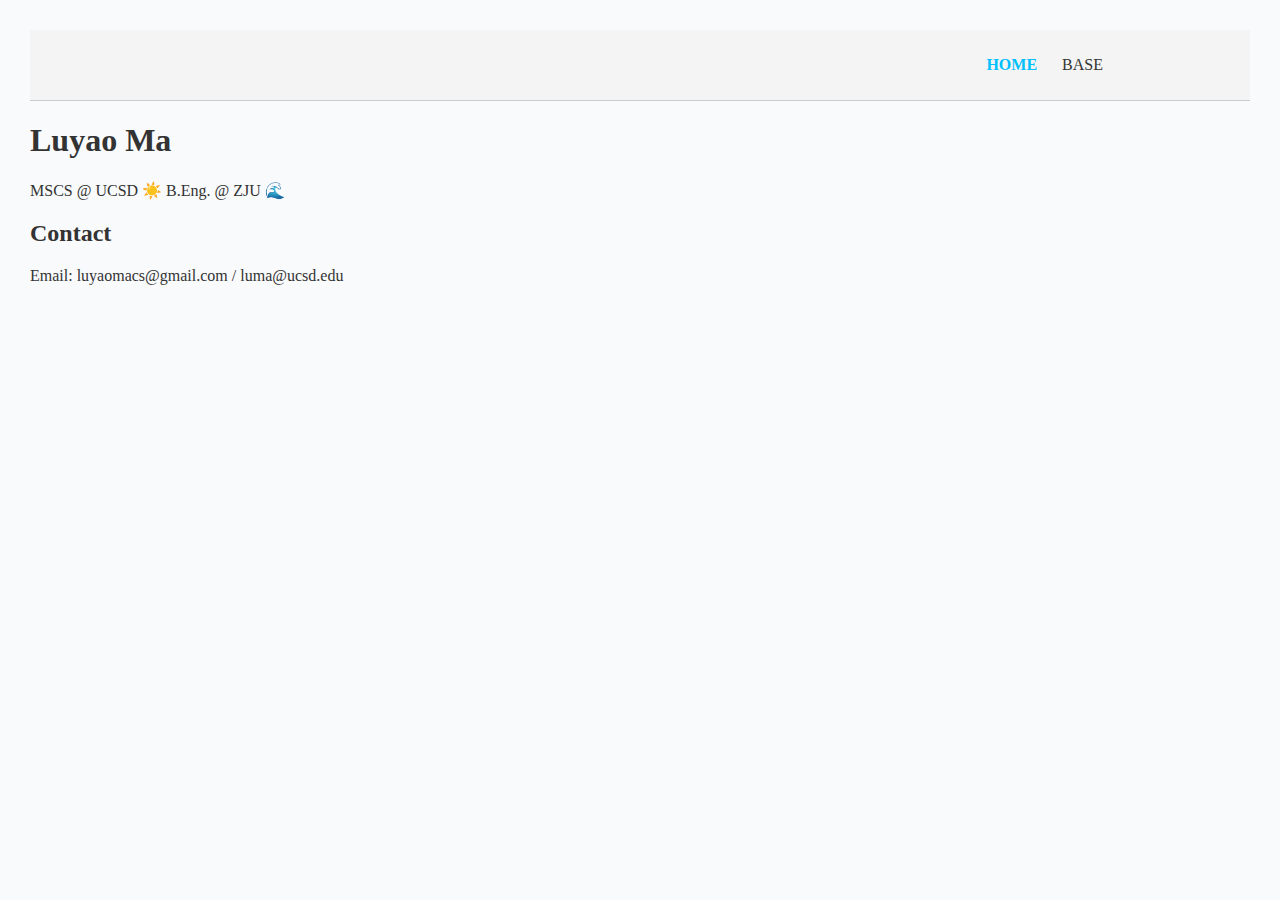
<file: index.html>
<!DOCTYPE html>
<html lang="zh-cn">
<head>
    <meta charset="UTF-8">
    <meta name="viewport" content="width=device-width, initial-scale=1.0">
    <title>Luyao Ma</title>
    <link rel="stylesheet" href="styles.css">
</head>

<body>
    <header>
        <div class="container">
            <div id="branding">
                <!-- <h1>Luyao Ma</h1> -->
            </div>
            <nav>
                <ul>
                    <li class="current"><a href="index.html">Home</a></li>
                    <li><a href="base.html">Base</a></li>
                </ul>
            </nav>
        </div>
    </header>

    <div class="container">
        <div class="intro">
            <h1>Luyao Ma</h1>
            <p>MSCS @ UCSD ☀️ B.Eng. @ ZJU 🌊</p>
        </div>


        <!-- <div class="education">
            <h2>Education</h2>
            <div class="education">
                <h3>Undergraduate</h3>
                <img src="项目1的图片URL" alt="项目1的描述">
                <p>From Sep. 2019 to Jun. 2023</p>
                <a href="项目1的链接URL">查看详情</a>
            </div>
            <div class="education">
                <h3>Graduate</h3>
                <img src="项目1的图片URL" alt="项目1的描述">
                <p>From Sep. 2023 to ...</p>
                <a href="项目1的链接URL">查看详情</a>
            </div>
        </div> -->
        
        <!-- <div class="projects">
            <h2>Project</h2>
            <div class="project">
                <h3>project...</h3>
                <img src="项目1的图片URL" alt="项目1的描述">
                <p>项目1的描述...</p>
                <a href="项目1的链接URL">查看详情</a>
            </div>

            <div class="project">
                <h3>项目2的名称</h3>
                <img src="项目2的图片URL" alt="项目2的描述">
                <p>项目2的描述...</p>
                <a href="项目2的链接URL">查看详情</a>
            </div>
        </div> -->

        <div class="contact">
            <h2>Contact</h2>
            <p>Email: luyaomacs@gmail.com / luma@ucsd.edu</p>
            <!-- <p>Phone: (+86)19817865393</p> -->
        </div>
    </div>
</body>
</html>
</file>
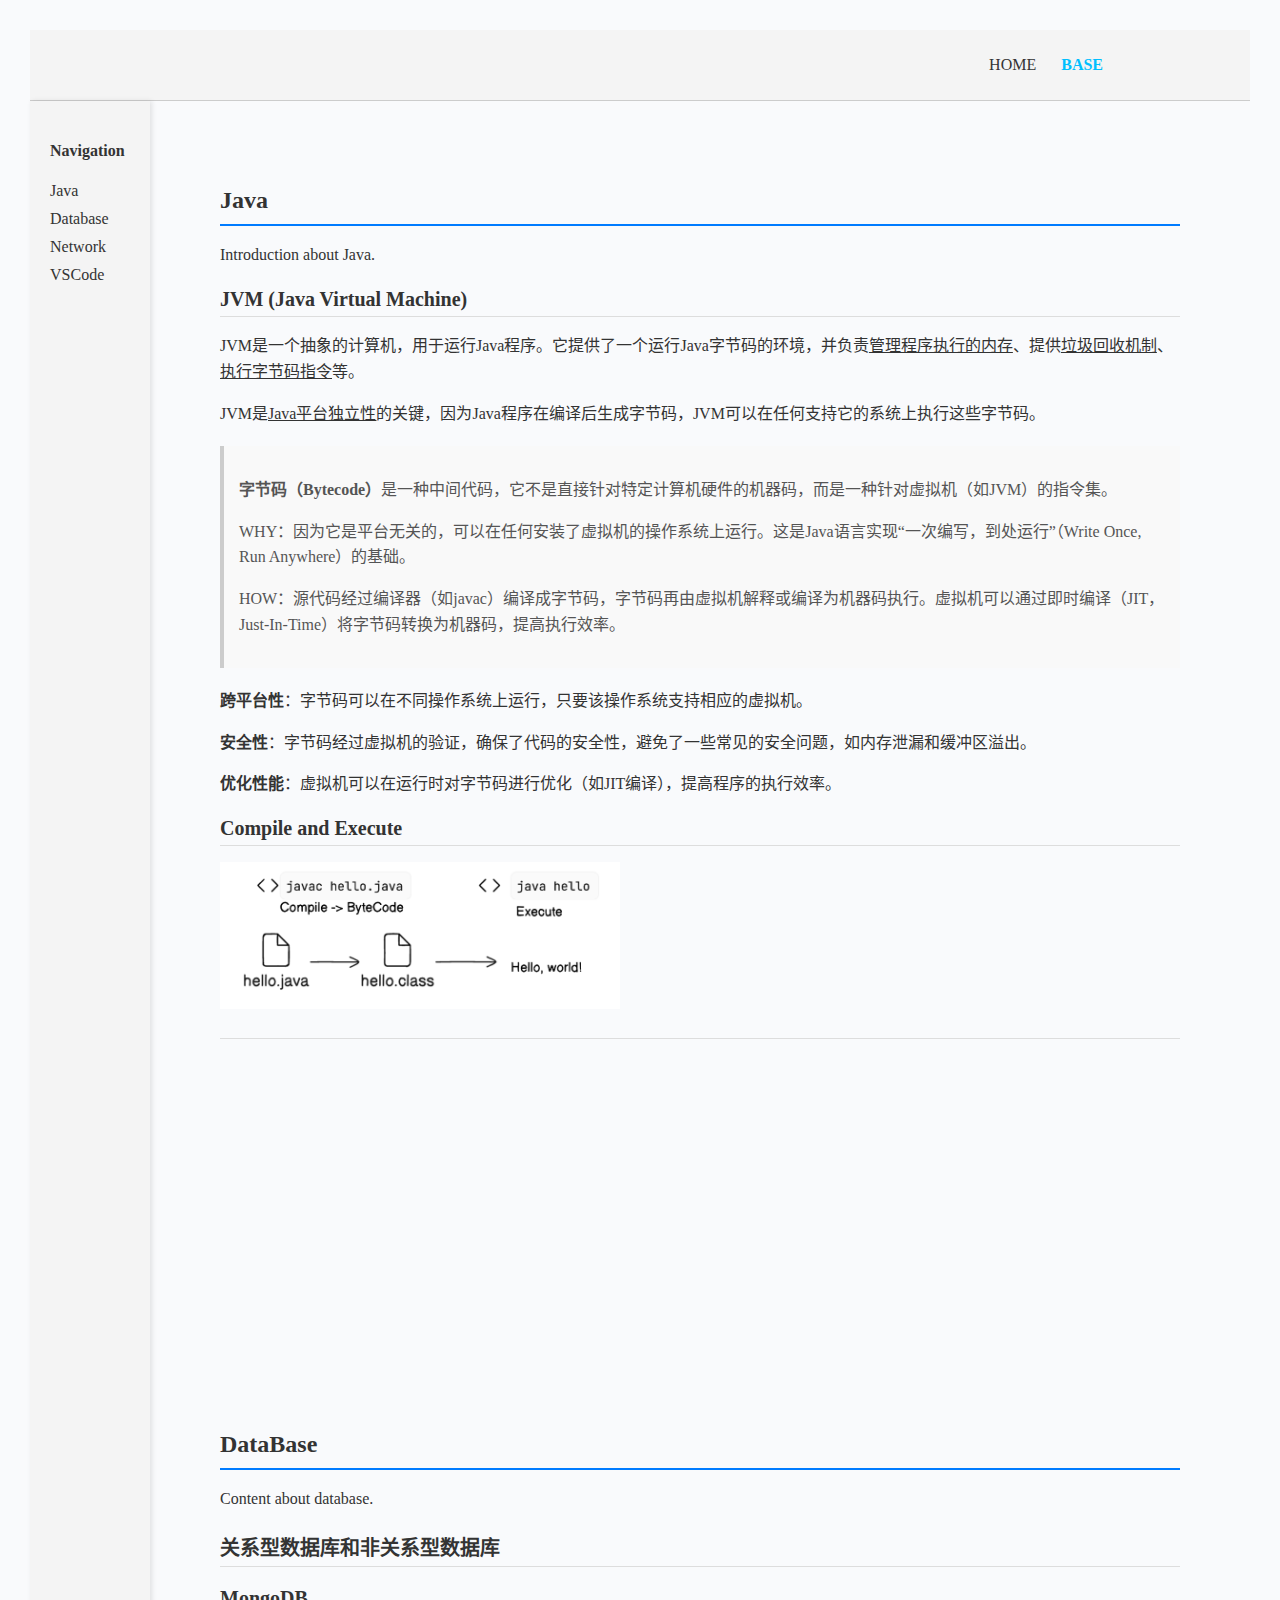
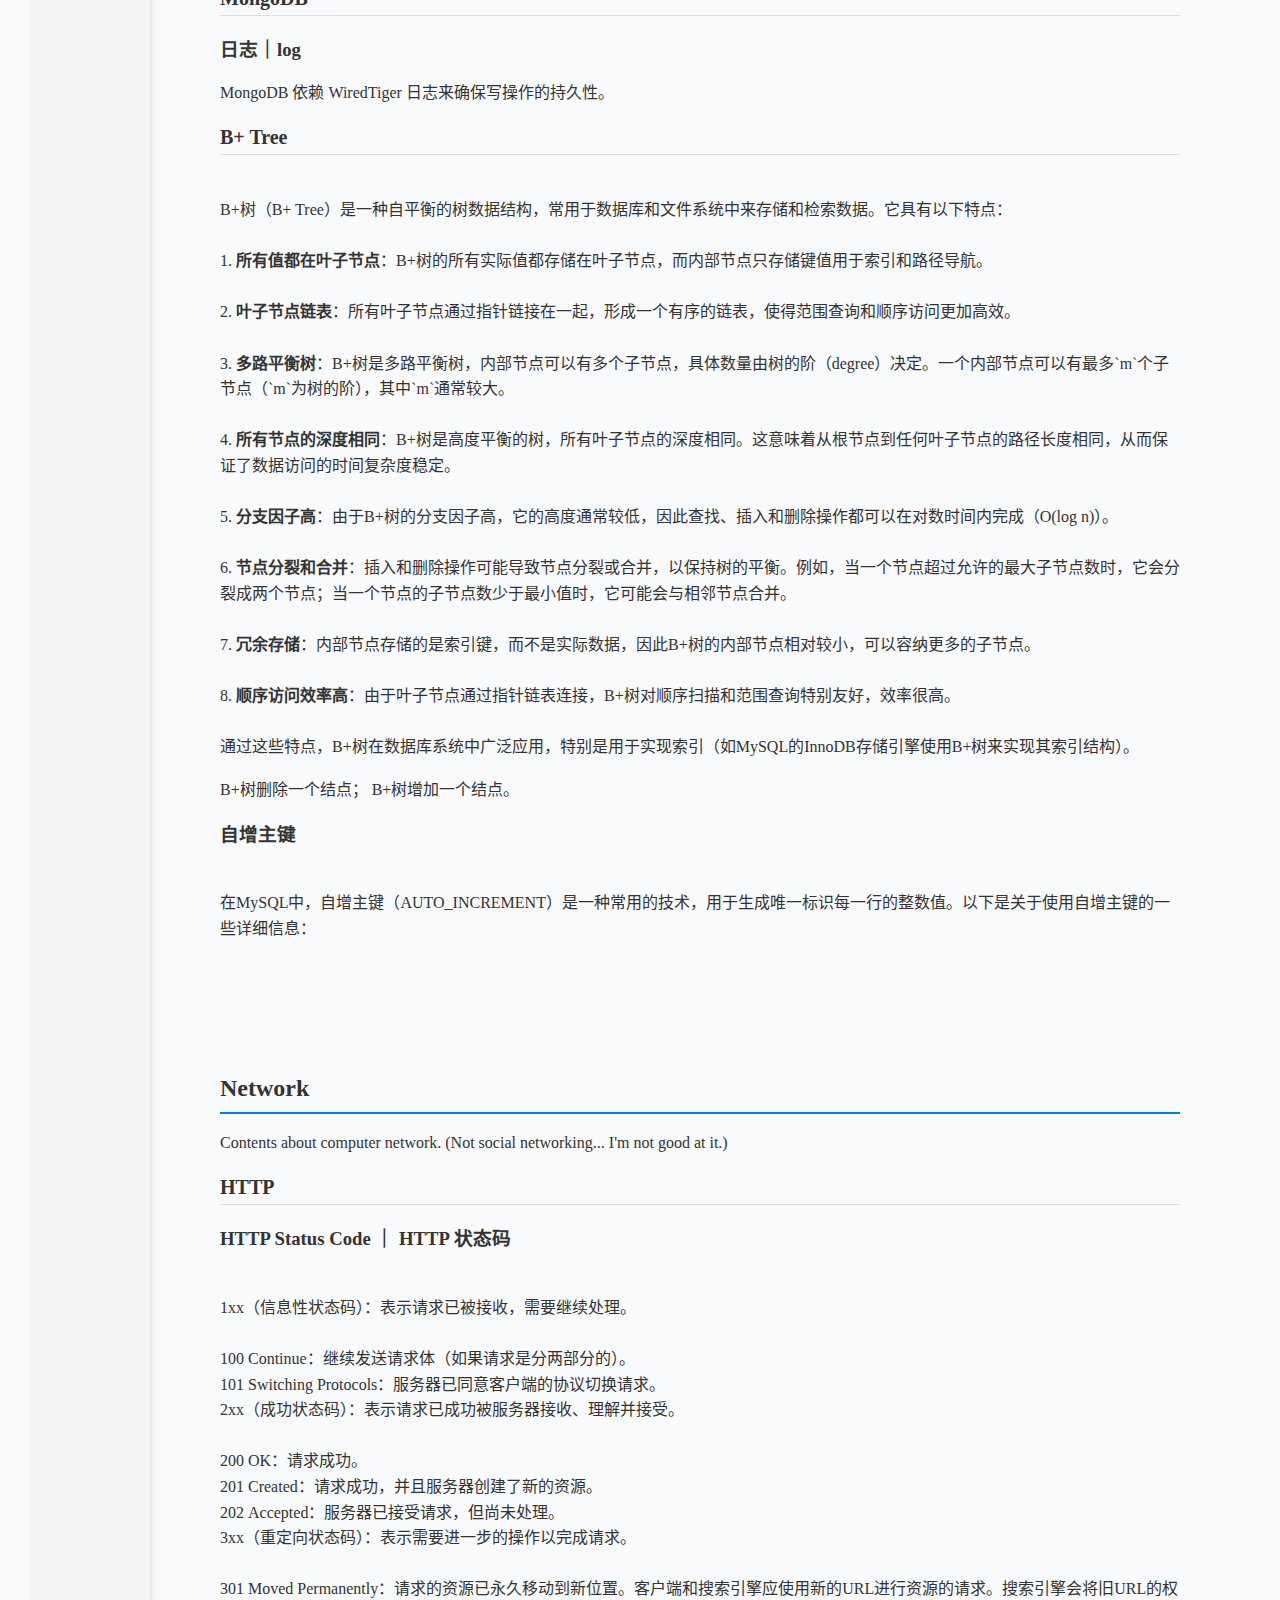
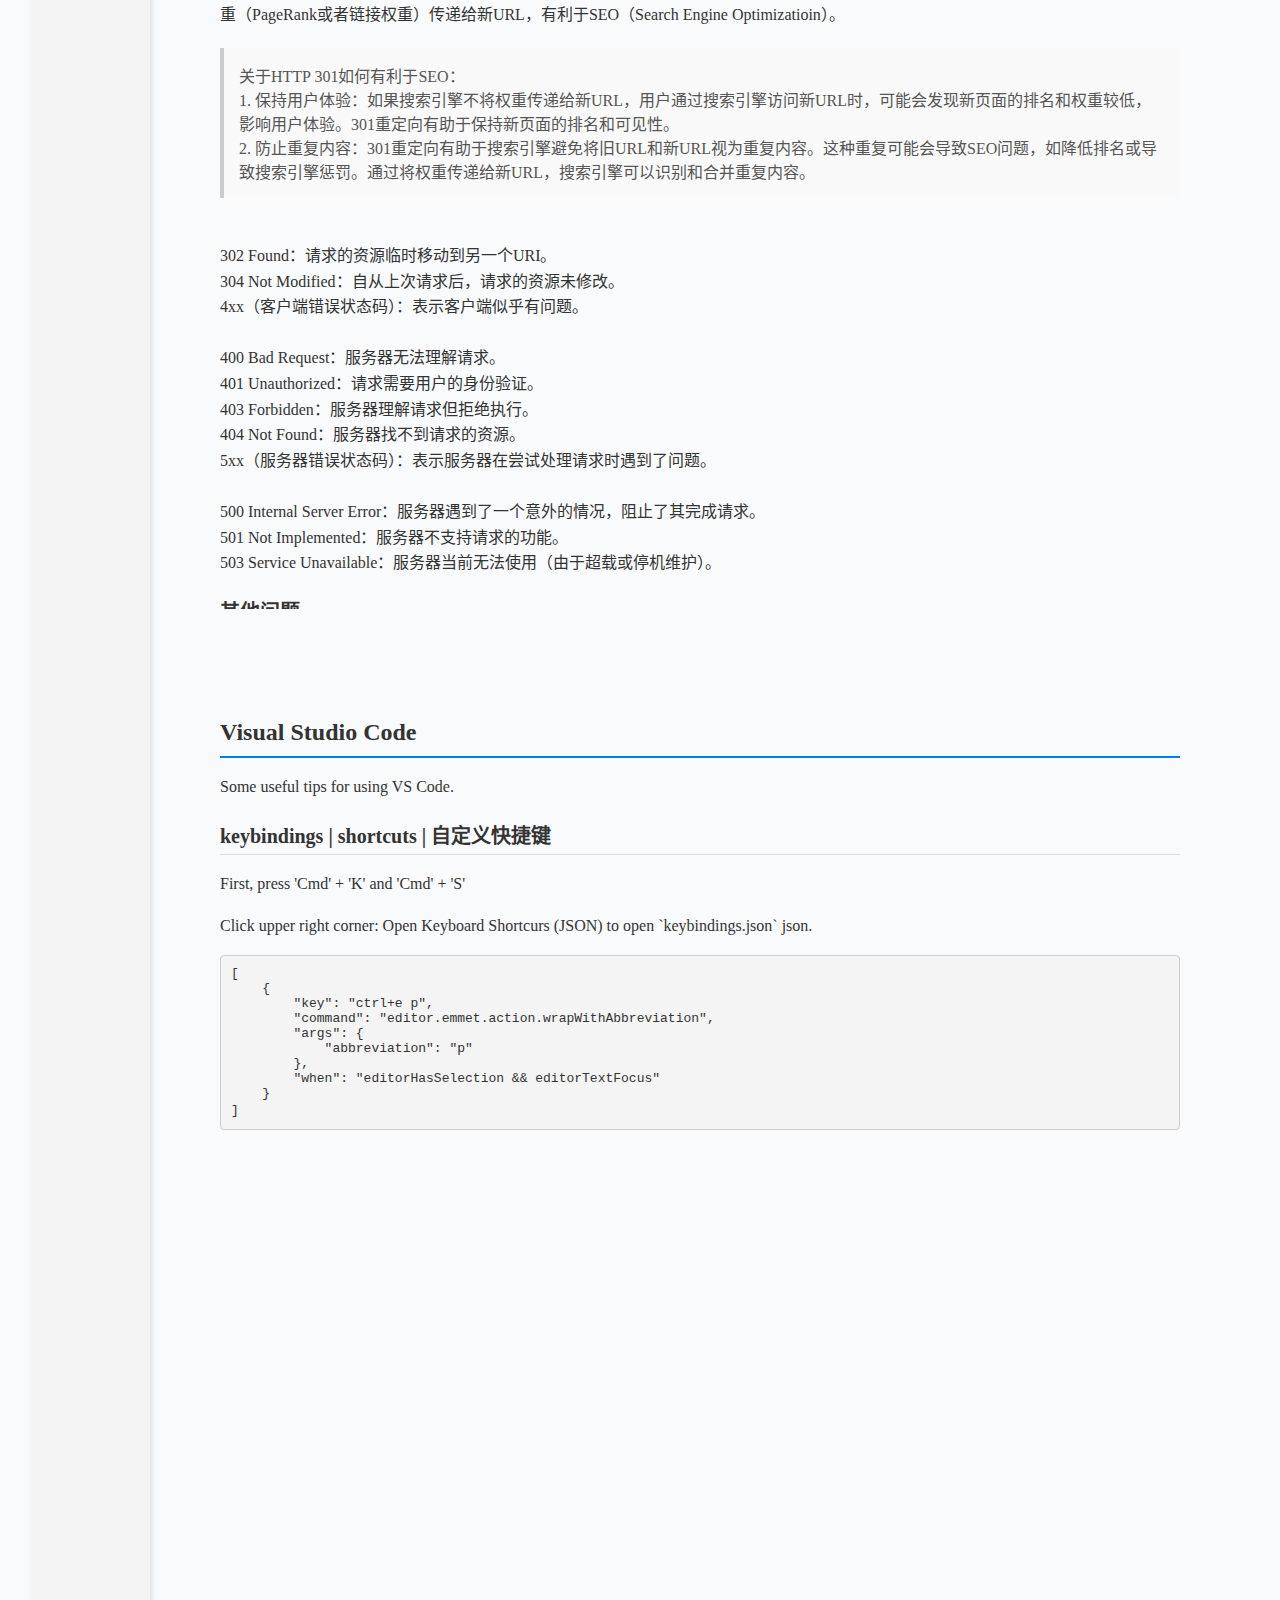
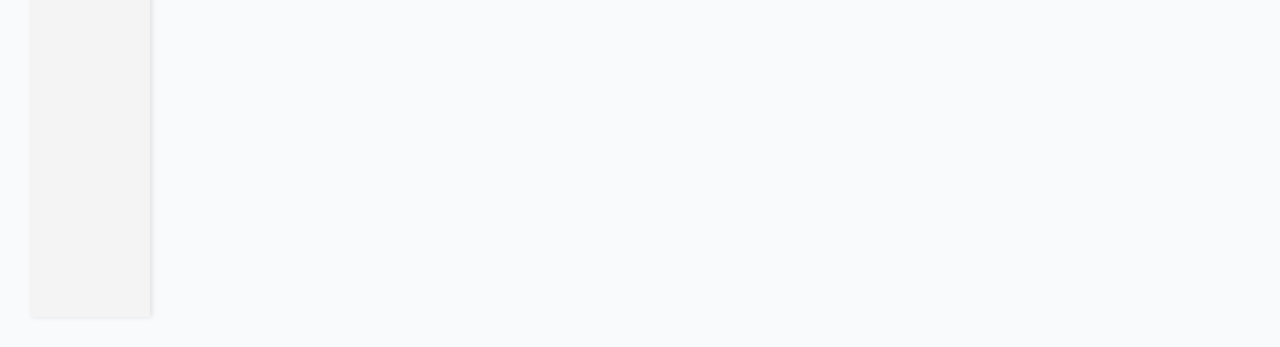
<file: base.html>
<!DOCTYPE html>
<html lang="zh-cn">
<head>
    <meta charset="UTF-8">
    <meta name="viewport" content="width=device-width, initial-scale=1.0">
    <title>Luyao Ma</title>
    <link rel="stylesheet" href="styles.css">
</head>
<body>
    <header>
        <div class="container">
            <div id="branding">
            </div>
            <nav>
                <ul>
                    <li><a href="index.html">Home</a></li>
                    <li class="current"><a href="base.html">Base</a></li>
                </ul>
            </nav>
        </div>
    </header>

    <div class="main-content">
        <div class="sidebar">
            <h4>Navigation</h4>
            <ul>
                <li><a href="#section_java">Java</a></li>
                <li><a href="#section_database">Database</a></li>
                <li><a href="#section_network">Network</a></li>
                <li><a href="#section_vscode">VSCode</a></li>
            </ul>
        </div>

        <div class="content">
            <section id="section_java">
                <iframe class="iframe-container" src="section_java.html"></iframe>
            </section>
            <section id="section_database">
                <iframe class="iframe-container" src="section_database.html"></iframe>
            </section>
            <section id="section_network">
                <iframe class="iframe-container" src="section_network.html"></iframe>
            </section>
            <section id="section_vscode">
                <iframe class="iframe-container" src="section_vscode.html"></iframe>
            </section>
        </div>
    </div>
</body>
</html>
</file>
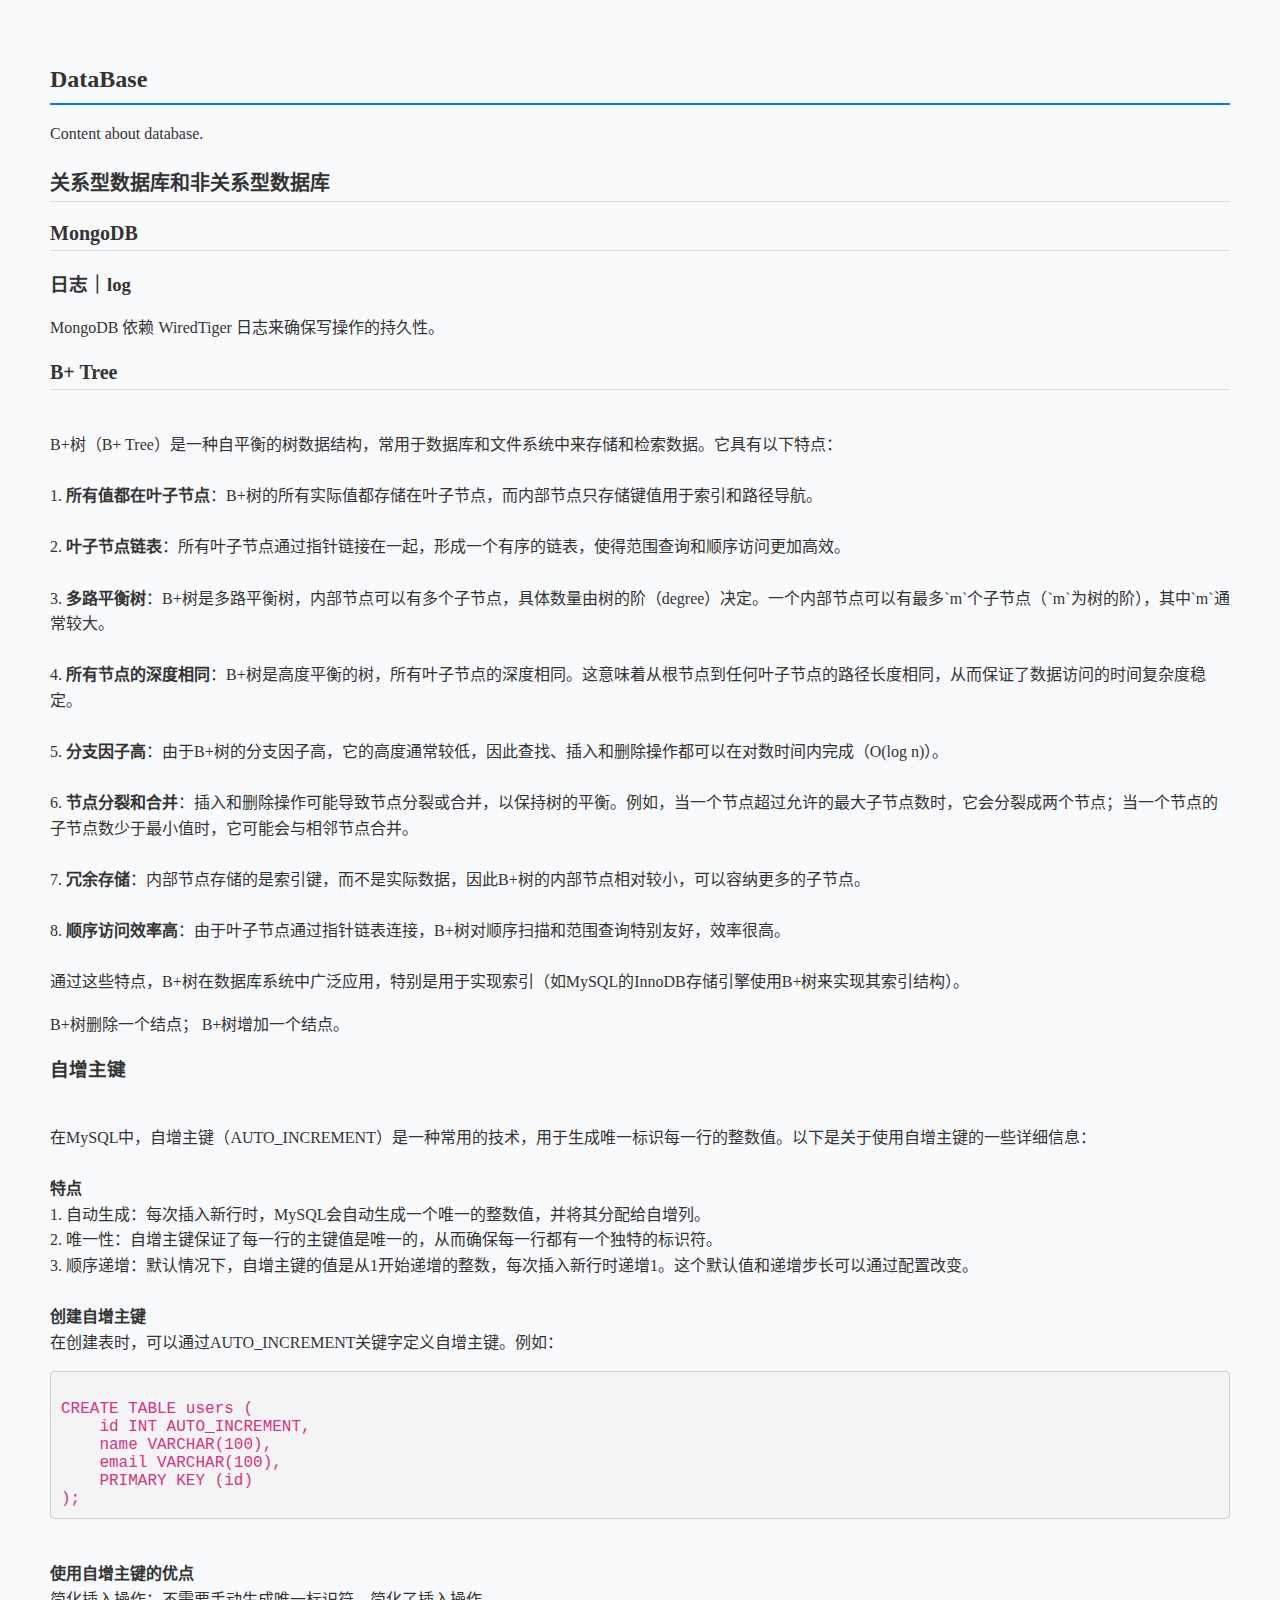
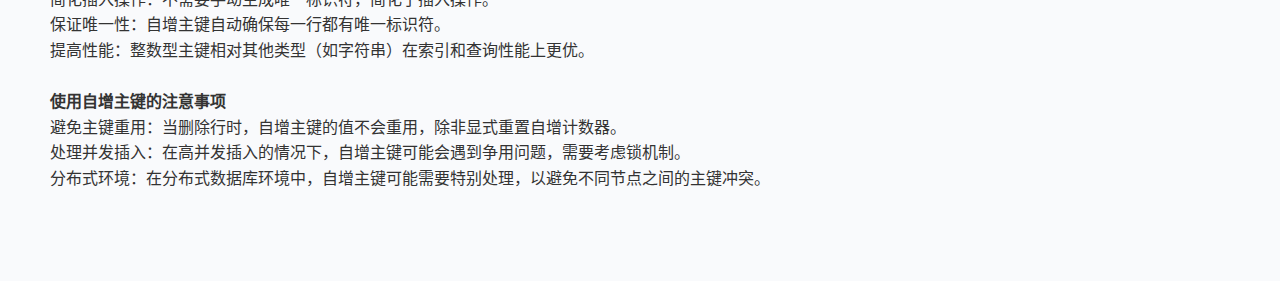
<file: section_database.html>
<!DOCTYPE html>
<html lang="zh-cn">
<head>
    <meta charset="UTF-8">
    <meta name="viewport" content="width=device-width, initial-scale=1.0">
    <title>Java Section</title>
    <link rel="stylesheet" href="styles.css">
</head>
<body>
<div class="content">
<section>

<h1>DataBase</h1>
<p>Content about database.</p>

<h2>关系型数据库和非关系型数据库</h2>


<h2>MongoDB</h2>
<h3>日志｜log</h3>
<p>MongoDB 依赖 WiredTiger 日志来确保写操作的持久性。</p>

<h2>B+ Tree</h2>
<p class="preformatted">
B+树（B+ Tree）是一种自平衡的树数据结构，常用于数据库和文件系统中来存储和检索数据。它具有以下特点：

1. <b>所有值都在叶子节点</b>：B+树的所有实际值都存储在叶子节点，而内部节点只存储键值用于索引和路径导航。

2. <b>叶子节点链表</b>：所有叶子节点通过指针链接在一起，形成一个有序的链表，使得范围查询和顺序访问更加高效。

3. <b>多路平衡树</b>：B+树是多路平衡树，内部节点可以有多个子节点，具体数量由树的阶（degree）决定。一个内部节点可以有最多`m`个子节点（`m`为树的阶），其中`m`通常较大。

4. <b>所有节点的深度相同</b>：B+树是高度平衡的树，所有叶子节点的深度相同。这意味着从根节点到任何叶子节点的路径长度相同，从而保证了数据访问的时间复杂度稳定。

5. <b>分支因子高</b>：由于B+树的分支因子高，它的高度通常较低，因此查找、插入和删除操作都可以在对数时间内完成（O(log n)）。

6. <b>节点分裂和合并</b>：插入和删除操作可能导致节点分裂或合并，以保持树的平衡。例如，当一个节点超过允许的最大子节点数时，它会分裂成两个节点；当一个节点的子节点数少于最小值时，它可能会与相邻节点合并。

7. <b>冗余存储</b>：内部节点存储的是索引键，而不是实际数据，因此B+树的内部节点相对较小，可以容纳更多的子节点。

8. <b>顺序访问效率高</b>：由于叶子节点通过指针链表连接，B+树对顺序扫描和范围查询特别友好，效率很高。

通过这些特点，B+树在数据库系统中广泛应用，特别是用于实现索引（如MySQL的InnoDB存储引擎使用B+树来实现其索引结构）。
</p>

B+树删除一个结点；

B+树增加一个结点。

<h3>自增主键 </h3>
<p class="preformatted">
在MySQL中，自增主键（AUTO_INCREMENT）是一种常用的技术，用于生成唯一标识每一行的整数值。以下是关于使用自增主键的一些详细信息：

<b>特点</b>
1. 自动生成：每次插入新行时，MySQL会自动生成一个唯一的整数值，并将其分配给自增列。
2. 唯一性：自增主键保证了每一行的主键值是唯一的，从而确保每一行都有一个独特的标识符。
3. 顺序递增：默认情况下，自增主键的值是从1开始递增的整数，每次插入新行时递增1。这个默认值和递增步长可以通过配置改变。

<b>创建自增主键</b>
在创建表时，可以通过AUTO_INCREMENT关键字定义自增主键。例如：
</p>
<pre><code>
CREATE TABLE users (
    id INT AUTO_INCREMENT,
    name VARCHAR(100),
    email VARCHAR(100),
    PRIMARY KEY (id)
);
</code></pre>

<p class="preformatted">
<b>使用自增主键的优点</b>
简化插入操作：不需要手动生成唯一标识符，简化了插入操作。
保证唯一性：自增主键自动确保每一行都有唯一标识符。
提高性能：整数型主键相对其他类型（如字符串）在索引和查询性能上更优。

<b>使用自增主键的注意事项</b>
避免主键重用：当删除行时，自增主键的值不会重用，除非显式重置自增计数器。
处理并发插入：在高并发插入的情况下，自增主键可能会遇到争用问题，需要考虑锁机制。
分布式环境：在分布式数据库环境中，自增主键可能需要特别处理，以避免不同节点之间的主键冲突。
</p>


</section>
</div>
</body>
</html>
</file>
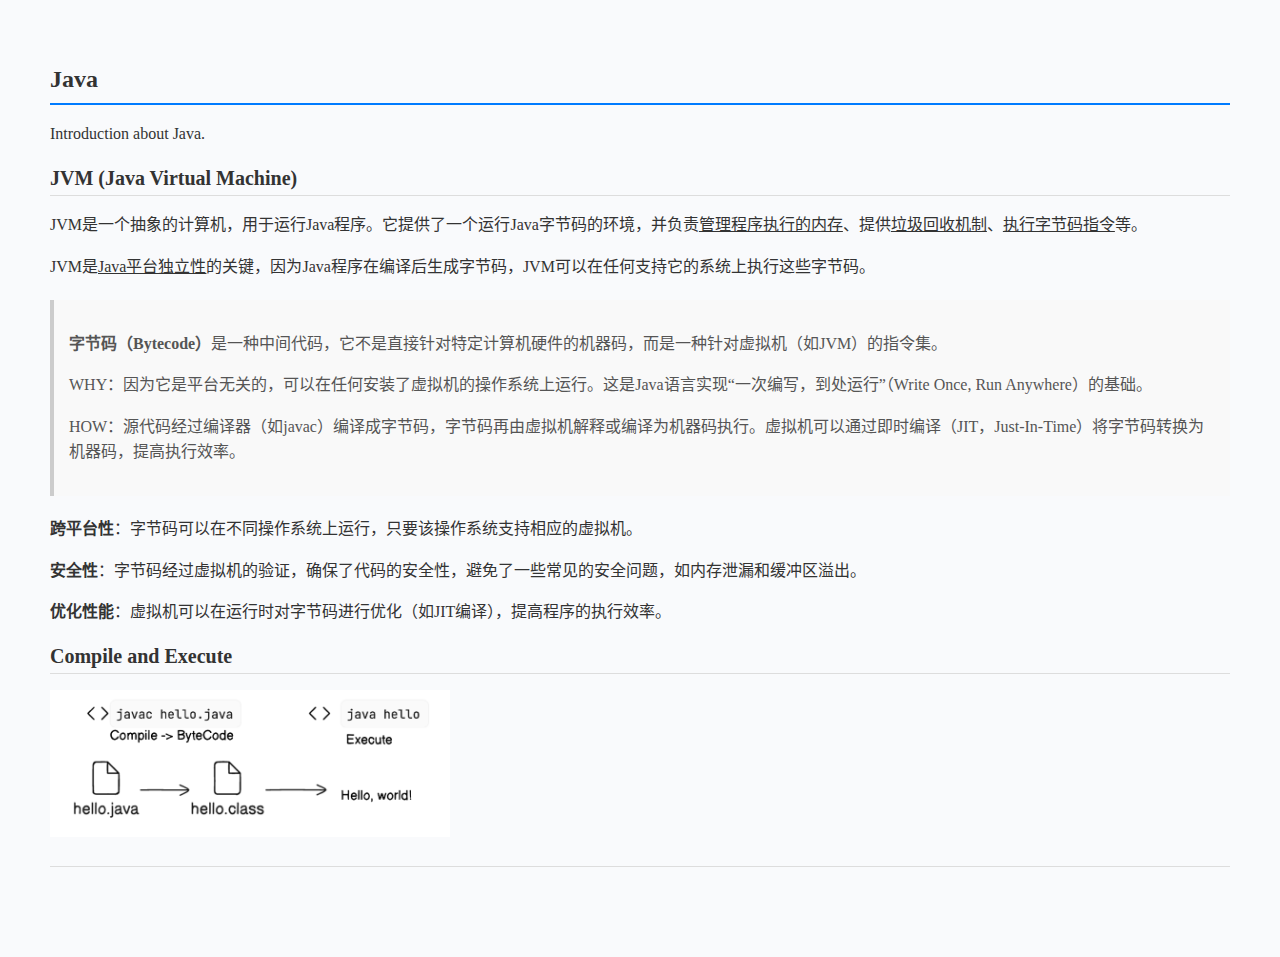
<file: section_java.html>
<!DOCTYPE html>
<html lang="zh-cn">
<head>
    <meta charset="UTF-8">
    <meta name="viewport" content="width=device-width, initial-scale=1.0">
    <title>Java Section</title>
    <link rel="stylesheet" href="styles.css">
</head>
<body>
<div class="content">
<section>

<h1>Java</h1>
<p>Introduction about Java.</p>
<h2>JVM (Java Virtual Machine)</h2>

<p>JVM是一个抽象的计算机，用于运行Java程序。它提供了一个运行Java字节码的环境，并负责<u>管理程序执行的内存</u>、提供<u>垃圾回收机制</u>、<u>执行字节码指令</u>等。</p>

<p>JVM是<u>Java平台独立性</u>的关键，因为Java程序在编译后生成字节码，JVM可以在任何支持它的系统上执行这些字节码。</p>

<blockquote><p><b>字节码（Bytecode）</b>是一种中间代码，它不是直接针对特定计算机硬件的机器码，而是一种针对虚拟机（如JVM）的指令集。</p>
<p>WHY：因为它是平台无关的，可以在任何安装了虚拟机的操作系统上运行。这是Java语言实现“一次编写，到处运行”（Write Once, Run Anywhere）的基础。</p>
<p>HOW：源代码经过编译器（如javac）编译成字节码，字节码再由虚拟机解释或编译为机器码执行。虚拟机可以通过即时编译（JIT，Just-In-Time）将字节码转换为机器码，提高执行效率。</p>
</blockquote>

<p><b>跨平台性</b>：字节码可以在不同操作系统上运行，只要该操作系统支持相应的虚拟机。</p>

<p><b>安全性</b>：字节码经过虚拟机的验证，确保了代码的安全性，避免了一些常见的安全问题，如内存泄漏和缓冲区溢出。</p>

<p><b>优化性能</b>：虚拟机可以在运行时对字节码进行优化（如JIT编译），提高程序的执行效率。</p>

<h2>Compile and Execute</h2>
<img src="image/java_compile.png" alt="Java Compile and Execute" width="400"> 

<h2></h2>

</section>
</div>
</body>
</html>
</file>
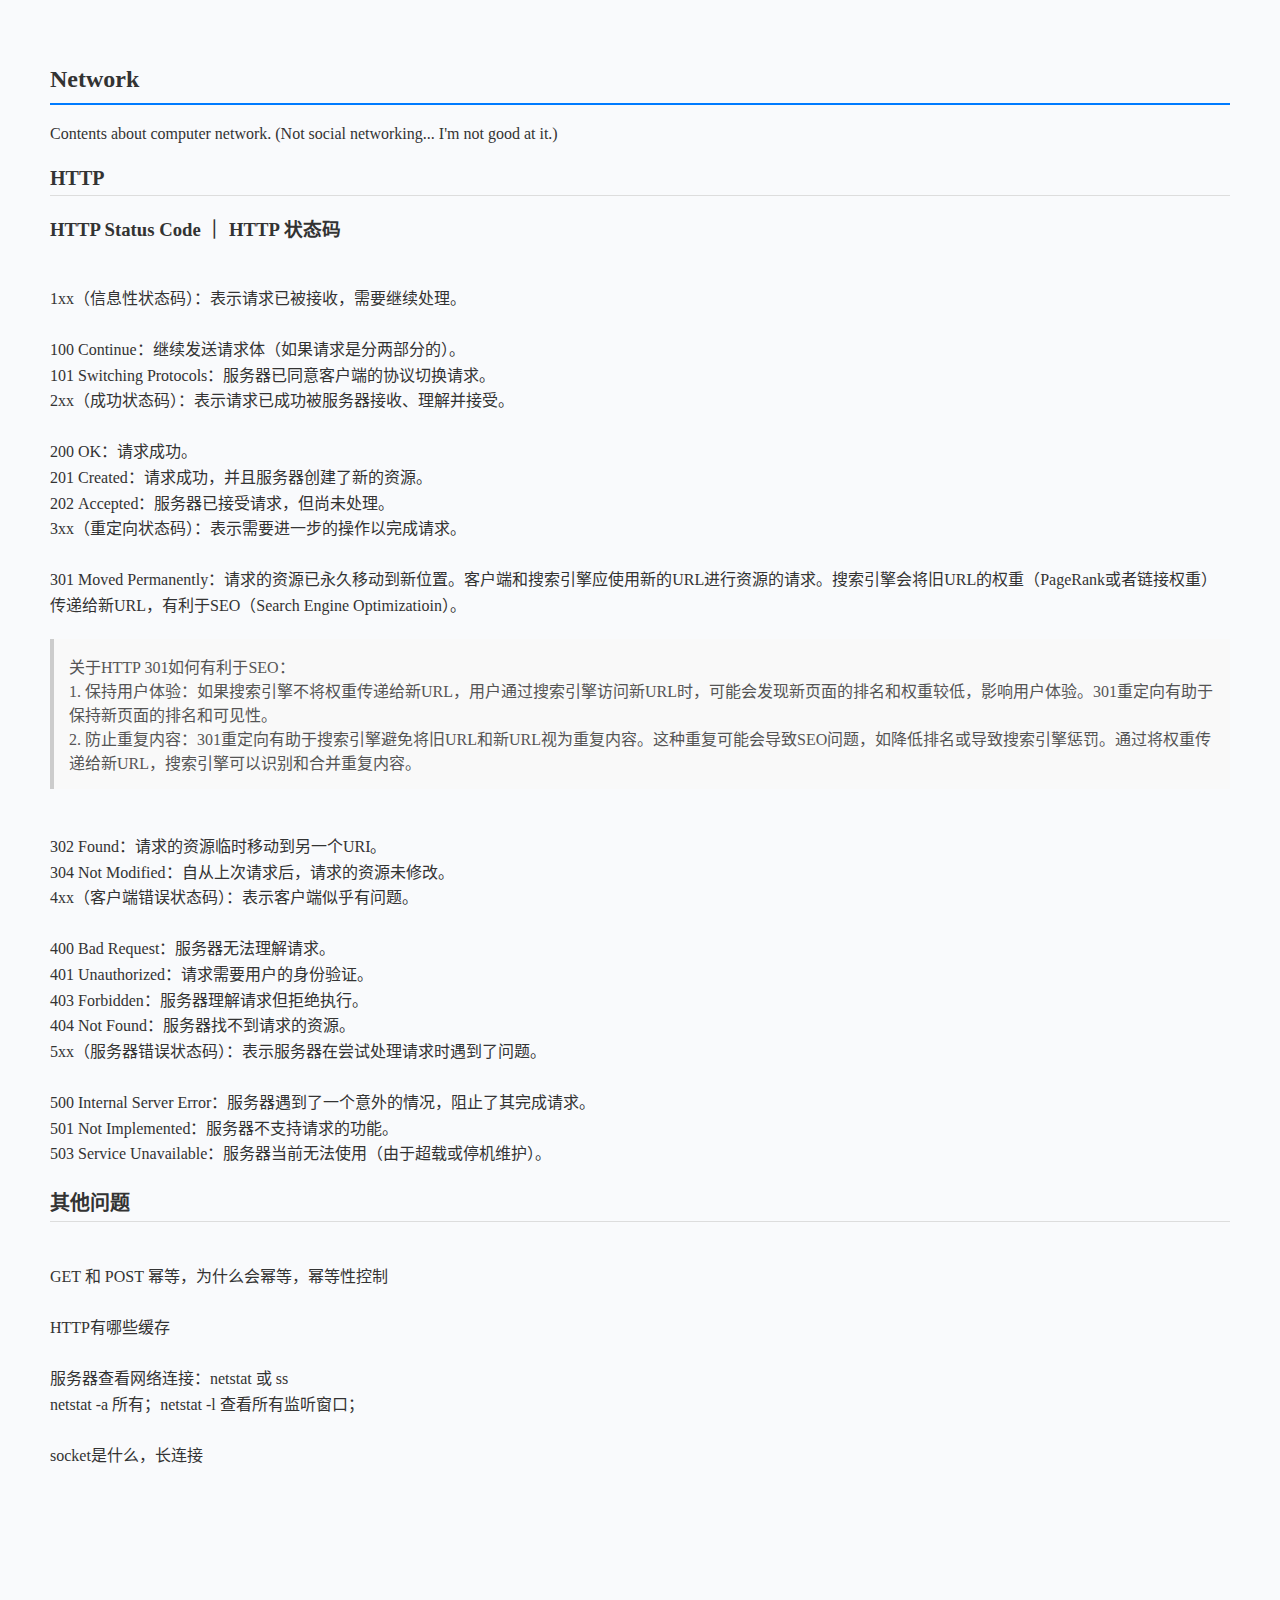
<file: section_network.html>
<!DOCTYPE html>
<html lang="zh-cn">
<head>
    <meta charset="UTF-8">
    <meta name="viewport" content="width=device-width, initial-scale=1.0">
    <title>Java Section</title>
    <link rel="stylesheet" href="styles.css">
</head>
<body>
<div class="content">
<section>
    <h1>Network</h1>
    <p>Contents about computer network. (Not social networking... I'm not good at it.)</p>
    <h2>HTTP</h2>
    <h3>HTTP Status Code ｜ HTTP 状态码</h3>
    <p class="preformatted">
1xx（信息性状态码）：表示请求已被接收，需要继续处理。

100 Continue：继续发送请求体（如果请求是分两部分的）。
101 Switching Protocols：服务器已同意客户端的协议切换请求。
2xx（成功状态码）：表示请求已成功被服务器接收、理解并接受。

200 OK：请求成功。
201 Created：请求成功，并且服务器创建了新的资源。
202 Accepted：服务器已接受请求，但尚未处理。
3xx（重定向状态码）：表示需要进一步的操作以完成请求。

301 Moved Permanently：请求的资源已永久移动到新位置。客户端和搜索引擎应使用新的URL进行资源的请求。搜索引擎会将旧URL的权重（PageRank或者链接权重）传递给新URL，有利于SEO（Search Engine Optimizatioin）。
</p>

<blockquote class="preformatted">关于HTTP 301如何有利于SEO：
1. 保持用户体验：如果搜索引擎不将权重传递给新URL，用户通过搜索引擎访问新URL时，可能会发现新页面的排名和权重较低，影响用户体验。301重定向有助于保持新页面的排名和可见性。
2. 防止重复内容：301重定向有助于搜索引擎避免将旧URL和新URL视为重复内容。这种重复可能会导致SEO问题，如降低排名或导致搜索引擎惩罚。通过将权重传递给新URL，搜索引擎可以识别和合并重复内容。
</blockquote>

<p class="preformatted">
302 Found：请求的资源临时移动到另一个URI。
304 Not Modified：自从上次请求后，请求的资源未修改。
4xx（客户端错误状态码）：表示客户端似乎有问题。

400 Bad Request：服务器无法理解请求。
401 Unauthorized：请求需要用户的身份验证。
403 Forbidden：服务器理解请求但拒绝执行。
404 Not Found：服务器找不到请求的资源。
5xx（服务器错误状态码）：表示服务器在尝试处理请求时遇到了问题。

500 Internal Server Error：服务器遇到了一个意外的情况，阻止了其完成请求。
501 Not Implemented：服务器不支持请求的功能。
503 Service Unavailable：服务器当前无法使用（由于超载或停机维护）。
</p>

<h2>其他问题</h2>
<p class="preformatted">
GET 和 POST 幂等，为什么会幂等，幂等性控制

HTTP有哪些缓存

服务器查看网络连接：netstat 或 ss
netstat -a 所有；netstat -l 查看所有监听窗口；

socket是什么，长连接


</p>

</section>
</div>
</body>
</html>
</file>
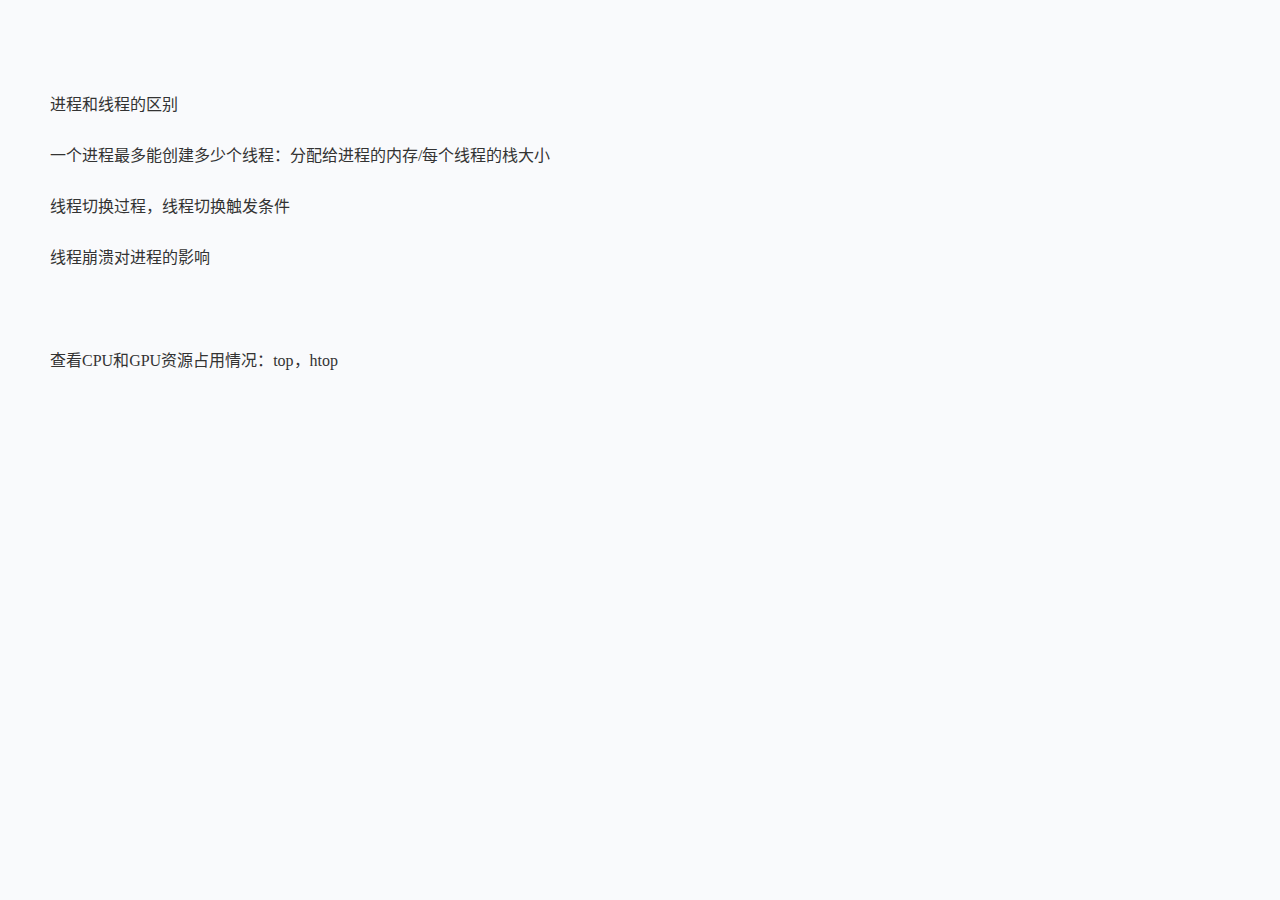
<file: section_os.html>
<!DOCTYPE html>
<html lang="zh-cn">
<head>
    <meta charset="UTF-8">
    <meta name="viewport" content="width=device-width, initial-scale=1.0">
    <title>Java Section</title>
    <link rel="stylesheet" href="styles.css">
</head>
<body>
<div class="content">
<section>
<p class="preformatted">
进程和线程的区别

一个进程最多能创建多少个线程：分配给进程的内存/每个线程的栈大小

线程切换过程，线程切换触发条件

线程崩溃对进程的影响



查看CPU和GPU资源占用情况：top，htop

</p>
</section>
</div>
</body>
</html>
</file>
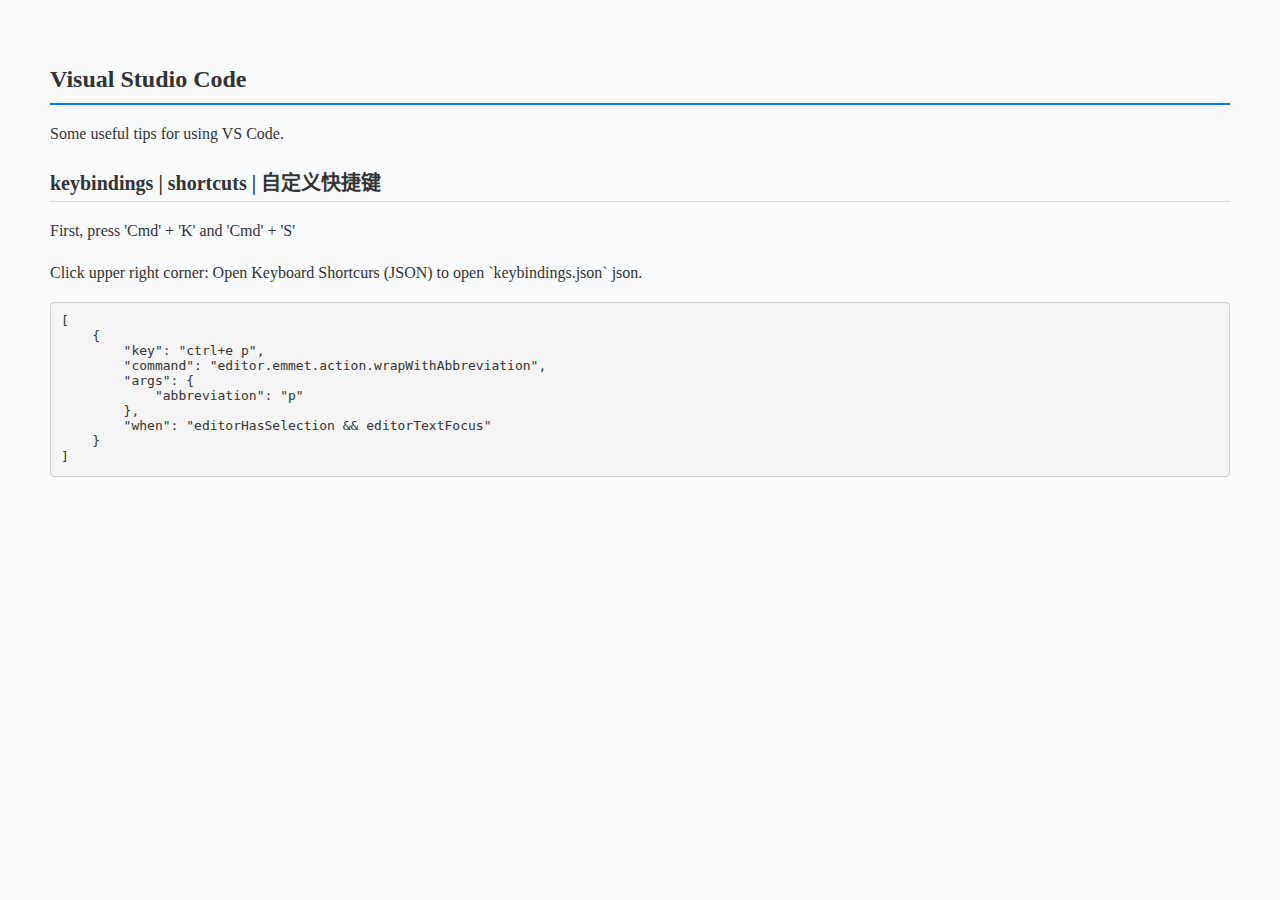
<file: section_vscode.html>
<!DOCTYPE html>
<html lang="zh-cn">
<head>
    <meta charset="UTF-8">
    <meta name="viewport" content="width=device-width, initial-scale=1.0">
    <title>Java Section</title>
    <link rel="stylesheet" href="styles.css">
</head>
<body>
<div class="content">
<section>
<h1>Visual Studio Code</h1>
<p>Some useful tips for using VS Code.</p>
<h2>keybindings | shortcuts | 自定义快捷键</h2>
<p>First, press 'Cmd' + 'K' and 'Cmd' + 'S'</p>
<p>Click upper right corner: Open Keyboard Shortcurs (JSON) to open `keybindings.json` json.</p>
<pre>
[
    {
        "key": "ctrl+e p",
        "command": "editor.emmet.action.wrapWithAbbreviation",
        "args": {
            "abbreviation": "p"
        },
        "when": "editorHasSelection && editorTextFocus"
    }
]<code>
</section>
</div>
</body>
</html>
</file>
<file: styles.css>
body {
    display: flex;
    flex-direction: column;
    margin: 0;
    font-family: 'Times New Roman', Times, serif;
    background-color: #f9fafc;
    color: #333;
    padding: 30px;
}

header {
    background: #f4f4f4;
    color: #333;
    padding: 10px 0;
    width: 100%;
    border-bottom: #ccc 1px solid;
}

header .container {
    display: flex;
    justify-content: space-between;
    align-items: center;
    width: 80%;
    margin: 0 auto;
}

header a {
    color: #333;
    text-decoration: none;
    text-transform: uppercase;
    margin-right: 15px;
}

header ul {
    padding: 0;
    list-style: none;
    display: flex;
}

header ul li {
    margin-right: 10px;
}

header .highlight, header .current a {
    color: #00BFFF;
    font-weight: bold;
}

.main-content {
    display: flex;
    flex: 1;
}

.sidebar {
    width: 80px;
    background-color: #f4f4f4;
    padding: 20px;
    box-shadow: 2px 0 5px rgba(0,0,0,0.1);
}

.sidebar h2 {
    margin-top: 0;
}

.sidebar ul {
    list-style-type: none;
    padding: 0;
}

.sidebar ul li {
    margin: 10px 0;
}

.sidebar ul li a {
    text-decoration: none;
    color: #333;
    transition: color 0.3s;
}

.sidebar ul li a:hover {
    color: #007BFF;
}

.content {
    flex: 1;
    padding: 20px;
}

.iframe-container {
    width: 100%;
    border: none;
    height: 1200px;
}

.content section {
    margin-bottom: 40px;
}

.content h1 {
    font-size: 24px;
    border-bottom: 2px solid #007BFF;
    padding-bottom: 10px;
}

.content h2 {
    font-size: 20px;
    margin-top: 20px;
    border-bottom: 1px solid #ddd;
    padding-bottom: 5px;
}

.content p {
    line-height: 1.6;
}

pre {
    background-color: #f4f4f4;
    padding: 10px;
    border: 1px solid #ccc;
    border-radius: 4px;
    overflow: auto;
}

code {
    font-family: Consolas, "Courier New", monospace;
    color: #d63384;
}

.preformatted {
    /* display: block; */
    white-space: pre-wrap; /* 支持自动换行 */
    text-indent: 0; /* 取消段落首部缩进 */
}

blockquote {
    border-left: 4px solid #ccc;
    padding-left: 20px;
    margin: 20px 0;
    background-color: #f9f9f9;
    padding: 15px;
    color: #555; /* 设置引用内文字颜色为灰色 */
}

/* .italic {
    font-style: italic;
} */
</file>
